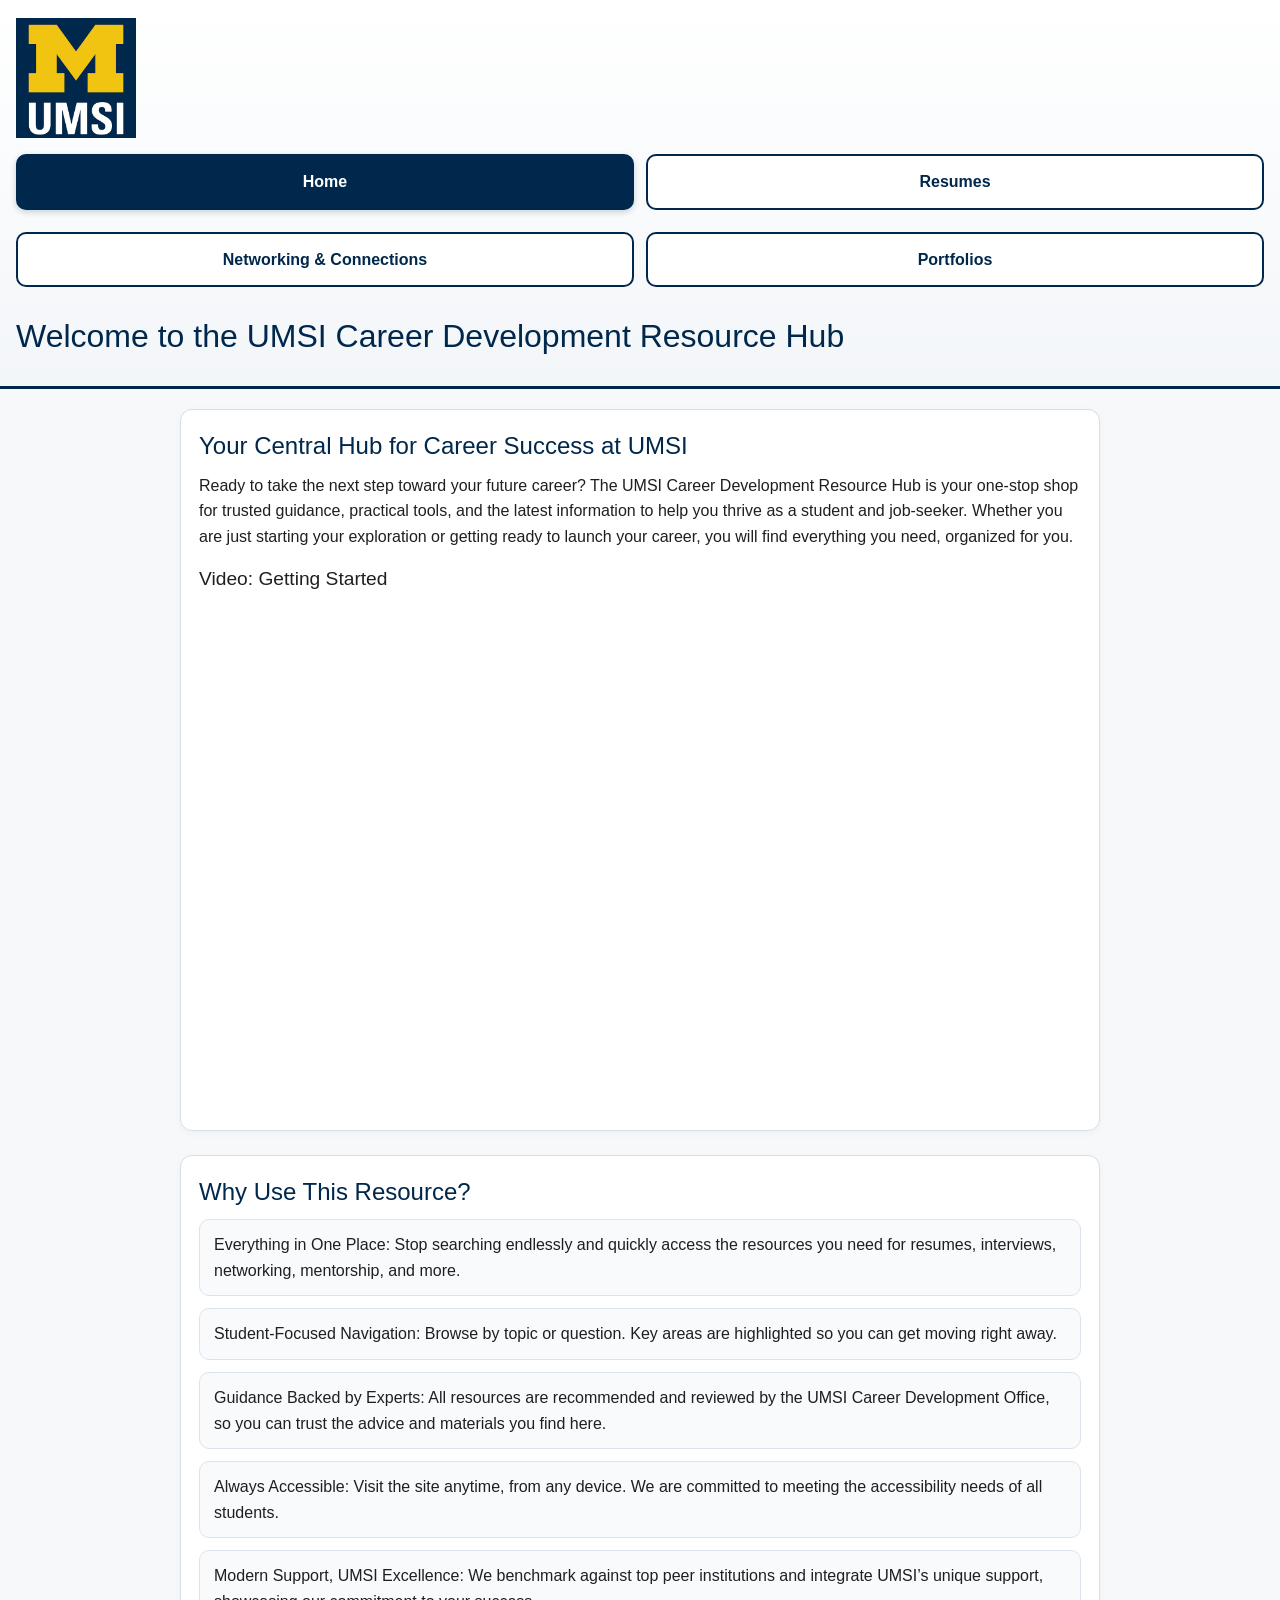
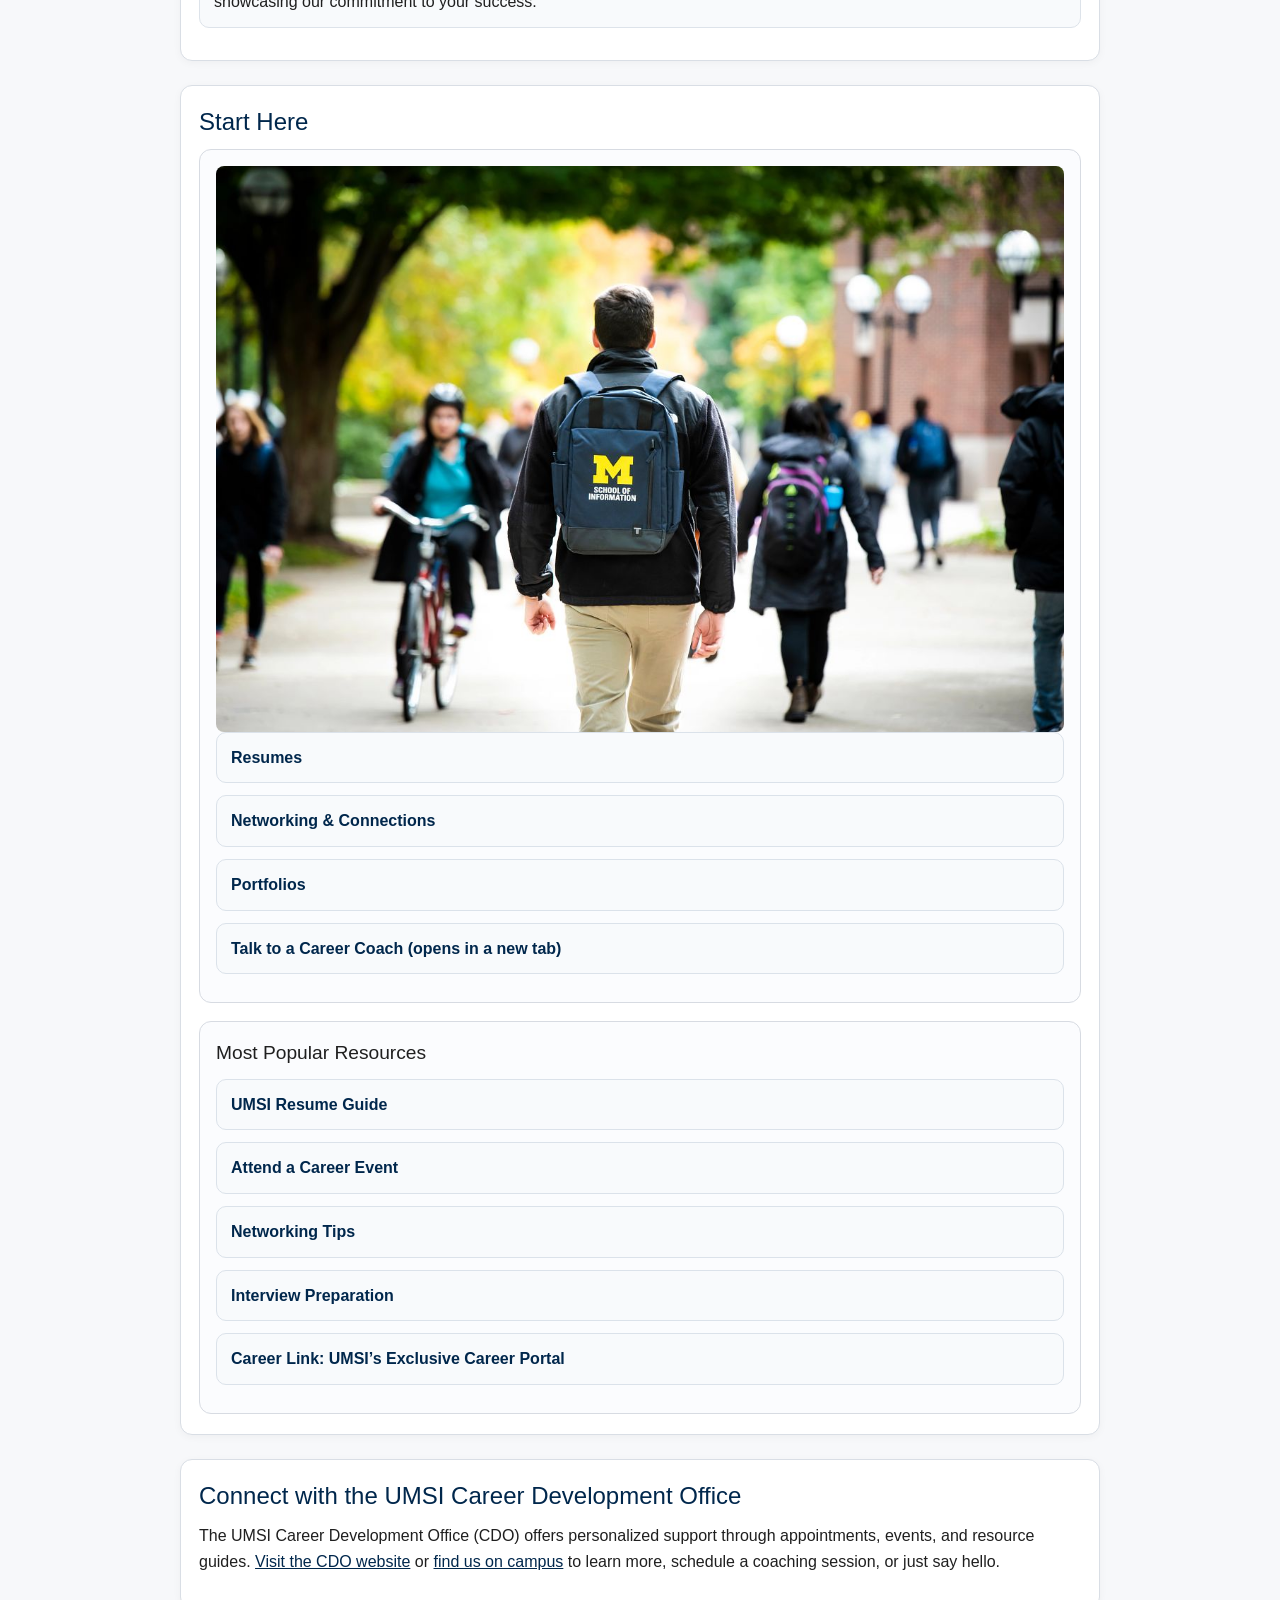
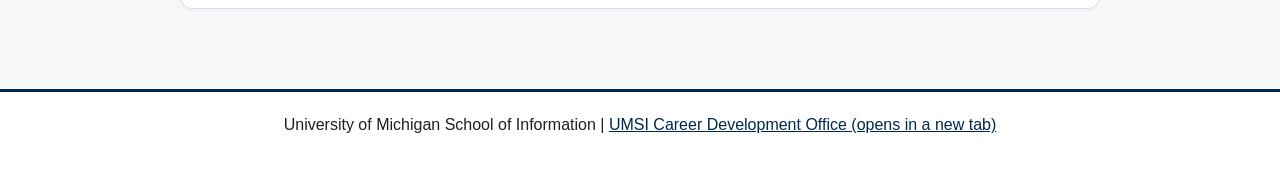
<file: index.html>
<!DOCTYPE html>
<html lang="en">

<head>
  <meta charset="UTF-8">
  <meta name="viewport" content="width=device-width, initial-scale=1.0">
  <link rel="stylesheet" href="css/html5reset.css">
  <link rel="stylesheet" href="css/style.css">
  <title>Home | MSI Career Development Resource Hub</title>
</head>

<body>
  <a href="#main" class="skip-link">Skip to Main Content</a>

  <header>
    <img src="images/UMSI_signature_vertical_informal_solidblue.jpg" alt="UMSI logo">

    <nav aria-label="Primary navigation">
      <ul class="nav-links">
        <li><a href="index.html" aria-current="page">Home</a></li>
        <li><a href="resume.html">Resumes</a></li>
        <li><a href="networking.html">Networking &amp; Connections</a></li>
        <li><a href="portfolios.html">Portfolios</a></li>
      </ul>
    </nav>

    <h1>Welcome to the UMSI Career Development Resource Hub</h1>
  </header>

  <main id="main">
    <section>
      <h2>Your Central Hub for Career Success at UMSI</h2>
      <p>
        Ready to take the next step toward your future career? The UMSI Career Development Resource Hub is your one-stop
        shop for trusted guidance, practical tools, and the latest information to help you thrive as a student and
        job-seeker. Whether you are just starting your exploration or getting ready to launch your career, you will find
        everything you need, organized for you.
      </p>

      <h3>Video: Getting Started</h3>
      <div class="video-wrapper">
        <iframe src="https://www.youtube.com/embed/GSjGeDYJ5Nk?si=qhxJPRTIT___x8hG" title="Getting started video"
          allow="accelerometer; autoplay; clipboard-write; encrypted-media; gyroscope; picture-in-picture; web-share"
          referrerpolicy="strict-origin-when-cross-origin" allowfullscreen>
        </iframe>
      </div>
    </section>

    <section>
      <h2>Why Use This Resource?</h2>
      <ul class="feature-list">
        <li><strong>Everything in One Place:</strong> Stop searching endlessly and quickly access the resources you need
          for resumes, interviews, networking, mentorship, and more.</li>
        <li><strong>Student-Focused Navigation:</strong> Browse by topic or question. Key areas are highlighted so you
          can get moving right away.</li>
        <li><strong>Guidance Backed by Experts:</strong> All resources are recommended and reviewed by the UMSI Career
          Development Office, so you can trust the advice and materials you find here.</li>
        <li><strong>Always Accessible:</strong> Visit the site anytime, from any device. We are committed to meeting the
          accessibility needs of all students.</li>
        <li><strong>Modern Support, UMSI Excellence:</strong> We benchmark against top peer institutions and integrate
          UMSI’s unique support, showcasing our commitment to your success.</li>
      </ul>
    </section>

    <section>
      <h2>Start Here</h2>

      <div class="home-grid">
        <div class="card">
          <img src="images/UMSI_CampusFall_UMSIBackpack_02.jpg"
            alt="A student wears a UMSI backpack in fall on the Diag.">
          <ul class="topic-links">
            <li><a href="resume.html">Resumes</a></li>
            <li><a href="networking.html">Networking &amp; Connections</a></li>
            <li><a href="portfolios.html">Portfolios</a></li>
            <li>
              <a href="https://umich.instructure.com/courses/137916/pages/talk-to-a-career-coach" target="_blank"
                rel="noopener noreferrer">
                Talk to a Career Coach (opens in a new tab)
              </a>
            </li>
          </ul>
        </div>

        <div class="card">
          <h3>Most Popular Resources</h3>
          <ul class="resource-links">
            <li><a href="https://docs.google.com/document/d/1_1GfDJyVGIgE82MZjVhuWT_aB_2Hcj1NN62FUCXoR_o/edit?tab=t.0"
                target="_blank" rel="noopener noreferrer">UMSI Resume Guide</a></li>
            <li><a href="https://umich.instructure.com/courses/137916/pages/attend-an-event" target="_blank"
                rel="noopener noreferrer">Attend a Career Event</a></li>
            <li><a href="https://docs.google.com/document/d/18HMt79BU8ovGf9z7_P7No5tuwUS6qHNW5u0sgrepLtE/edit?tab=t.0"
                target="_blank" rel="noopener noreferrer">Networking Tips</a></li>
            <li><a
                href="https://docs.google.com/presentation/d/15n-XqsFEntdbkZz89K-ohf7Or1NnCt5CQNDG-6fh2a0/edit?usp=sharing"
                target="_blank" rel="noopener noreferrer">Interview Preparation</a></li>
            <li><a href="https://si-umich.12twenty.com/Login" target="_blank" rel="noopener noreferrer">Career Link:
                UMSI’s Exclusive Career Portal</a></li>
          </ul>
        </div>
      </div>
    </section>

    <section>
      <h2>Connect with the UMSI Career Development Office</h2>
      <p>
        The UMSI Career Development Office (CDO) offers personalized support through appointments, events, and resource
        guides.
        <a href="https://umich.instructure.com/courses/137916" target="_blank" rel="noopener noreferrer">Visit the CDO
          website</a>
        or
        <a href="https://www.si.umich.edu/about-umsi/getting-umsi" target="_blank" rel="noopener noreferrer">find us on
          campus</a>
        to learn more, schedule a coaching session, or just say hello.
      </p>
    </section>


  </main>

  <footer>
    <p>
      University of Michigan School of Information |
      <a href="https://umich.instructure.com/courses/137916" target="_blank" rel="noopener noreferrer">
        UMSI Career Development Office (opens in a new tab)
      </a>
    </p>
  </footer>
</body>

</html>
</file>
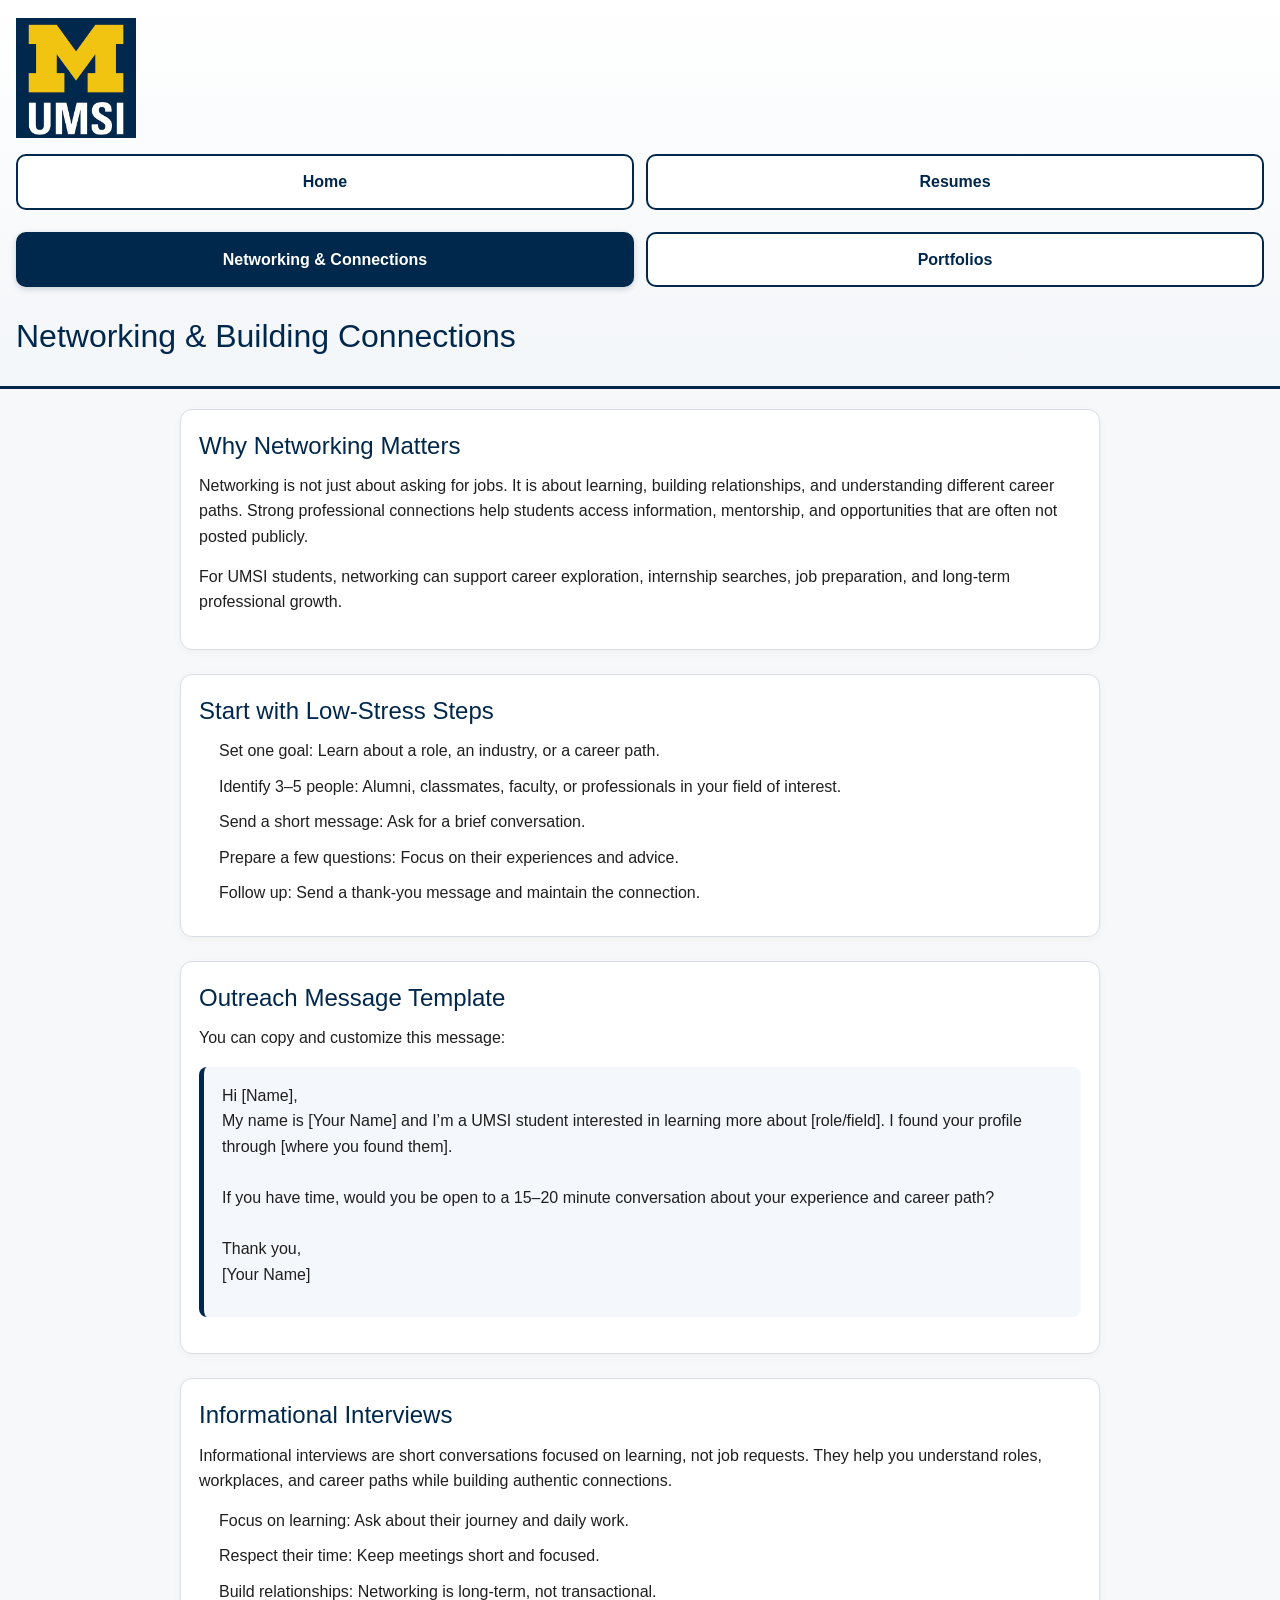
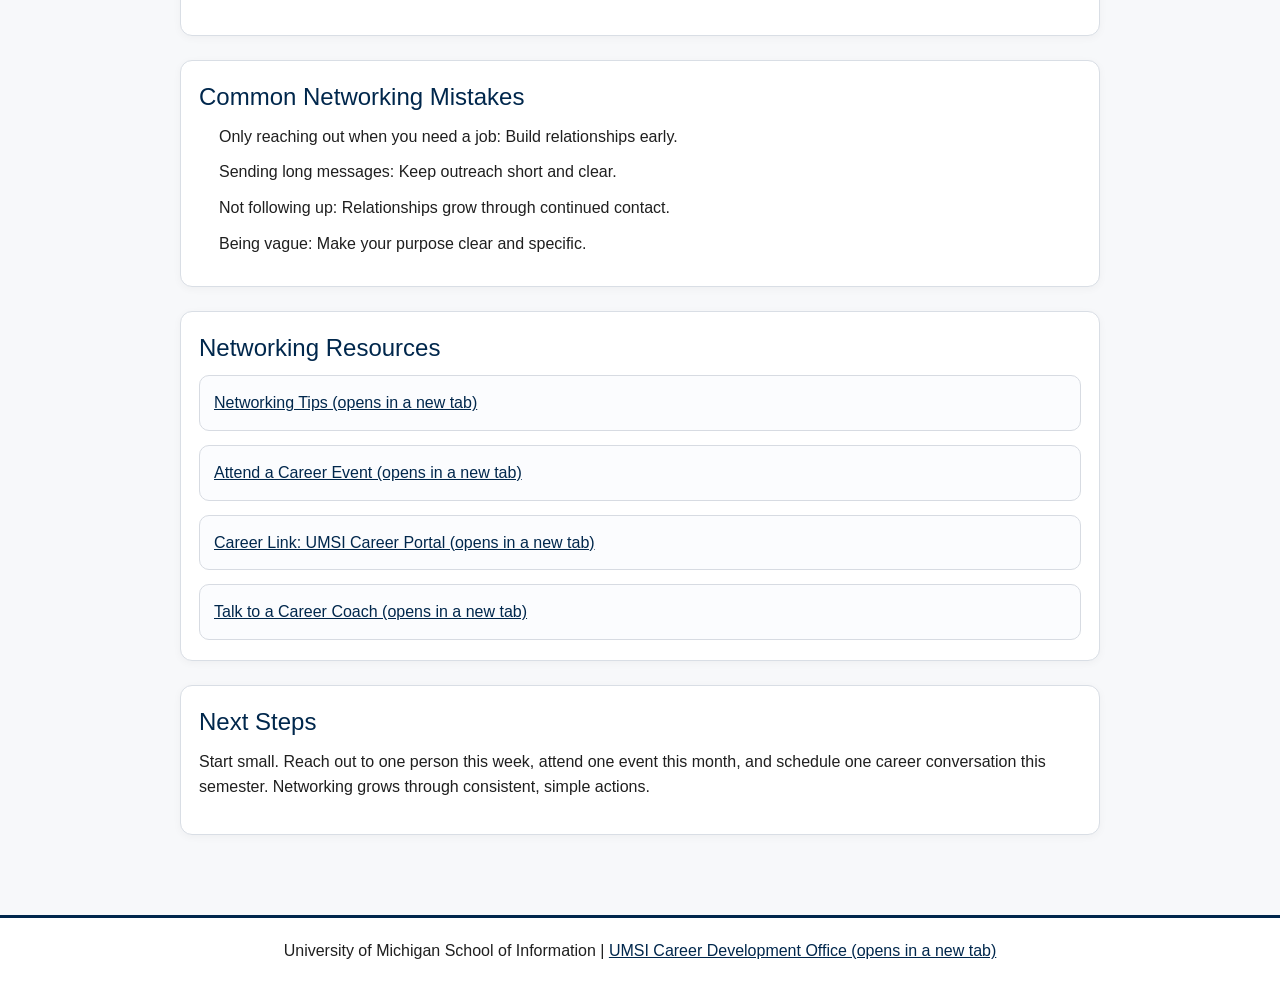
<file: networking.html>
<!DOCTYPE html>
<html lang="en">

<head>
  <meta charset="UTF-8">
  <meta name="viewport" content="width=device-width, initial-scale=1.0">
  <link rel="stylesheet" href="css/html5reset.css">
  <link rel="stylesheet" href="css/style.css">
  <title>Networking & Connections | MSI Career Development Resource Hub</title>
</head>

<body>
  <a href="#main" class="skip-link">Skip to Main Content</a>

  <header>
    <img src="images/UMSI_signature_vertical_informal_solidblue.jpg" alt="UMSI logo">

    <nav aria-label="Primary navigation">
      <ul class="nav-links">
        <li><a href="index.html">Home</a></li>
        <li><a href="resume.html">Resumes</a></li>
        <li><a href="networking.html" aria-current="page">Networking &amp; Connections</a></li>
        <li><a href="portfolios.html">Portfolios</a></li>
      </ul>
    </nav>

    <h1>Networking &amp; Building Connections</h1>
  </header>

  <main id="main">
    <section>
      <h2>Why Networking Matters</h2>
      <p>
        Networking is not just about asking for jobs. It is about learning, building relationships, and understanding
        different career paths. Strong professional connections help students access information, mentorship, and
        opportunities that are often not posted publicly.
      </p>
      <p>
        For UMSI students, networking can support career exploration, internship searches, job preparation, and
        long-term professional growth.
      </p>
    </section>

    <section>
      <h2>Start with Low-Stress Steps</h2>
      <ol>
        <li><strong>Set one goal:</strong> Learn about a role, an industry, or a career path.</li>
        <li><strong>Identify 3–5 people:</strong> Alumni, classmates, faculty, or professionals in your field of
          interest.</li>
        <li><strong>Send a short message:</strong> Ask for a brief conversation.</li>
        <li><strong>Prepare a few questions:</strong> Focus on their experiences and advice.</li>
        <li><strong>Follow up:</strong> Send a thank-you message and maintain the connection.</li>
      </ol>
    </section>

    <section>
      <h2>Outreach Message Template</h2>
      <p>You can copy and customize this message:</p>
      <blockquote>
        <p>
          Hi [Name],<br>
          My name is [Your Name] and I’m a UMSI student interested in learning more about [role/field]. I found your
          profile through [where you found them].<br><br>
          If you have time, would you be open to a 15–20 minute conversation about your experience and career
          path?<br><br>
          Thank you,<br>
          [Your Name]
        </p>
      </blockquote>
    </section>

    <section>
      <h2>Informational Interviews</h2>
      <p>
        Informational interviews are short conversations focused on learning, not job requests. They help you understand
        roles, workplaces, and career paths while building authentic connections.
      </p>
      <ul>
        <li><strong>Focus on learning:</strong> Ask about their journey and daily work.</li>
        <li><strong>Respect their time:</strong> Keep meetings short and focused.</li>
        <li><strong>Build relationships:</strong> Networking is long-term, not transactional.</li>
      </ul>
    </section>

    <section>
      <h2>Common Networking Mistakes</h2>
      <ul>
        <li><strong>Only reaching out when you need a job:</strong> Build relationships early.</li>
        <li><strong>Sending long messages:</strong> Keep outreach short and clear.</li>
        <li><strong>Not following up:</strong> Relationships grow through continued contact.</li>
        <li><strong>Being vague:</strong> Make your purpose clear and specific.</li>
      </ul>
    </section>

    <section>
      <h2>Networking Resources</h2>
      <ul class="resource-grid">
        <li>
          <a href="https://docs.google.com/document/d/18HMt79BU8ovGf9z7_P7No5tuwUS6qHNW5u0sgrepLtE/edit?tab=t.0"
            target="_blank" rel="noopener noreferrer">
            Networking Tips (opens in a new tab)
          </a>
        </li>
        <li>
          <a href="https://umich.instructure.com/courses/137916/pages/attend-an-event" target="_blank"
            rel="noopener noreferrer">
            Attend a Career Event (opens in a new tab)
          </a>
        </li>
        <li>
          <a href="https://si-umich.12twenty.com/Login" target="_blank" rel="noopener noreferrer">
            Career Link: UMSI Career Portal (opens in a new tab)
          </a>
        </li>
        <li>
          <a href="https://umich.instructure.com/courses/137916/pages/talk-to-a-career-coach" target="_blank"
            rel="noopener noreferrer">
            Talk to a Career Coach (opens in a new tab)
          </a>
        </li>
      </ul>
    </section>

    <section>
      <h2>Next Steps</h2>
      <p>
        Start small. Reach out to one person this week, attend one event this month, and schedule one career
        conversation this semester. Networking grows through consistent, simple actions.
      </p>
    </section>
  </main>

  <footer>
    <p>
      University of Michigan School of Information |
      <a href="https://umich.instructure.com/courses/137916" target="_blank" rel="noopener noreferrer">
        UMSI Career Development Office (opens in a new tab)
      </a>
    </p>
  </footer>
</body>

</html>
</file>
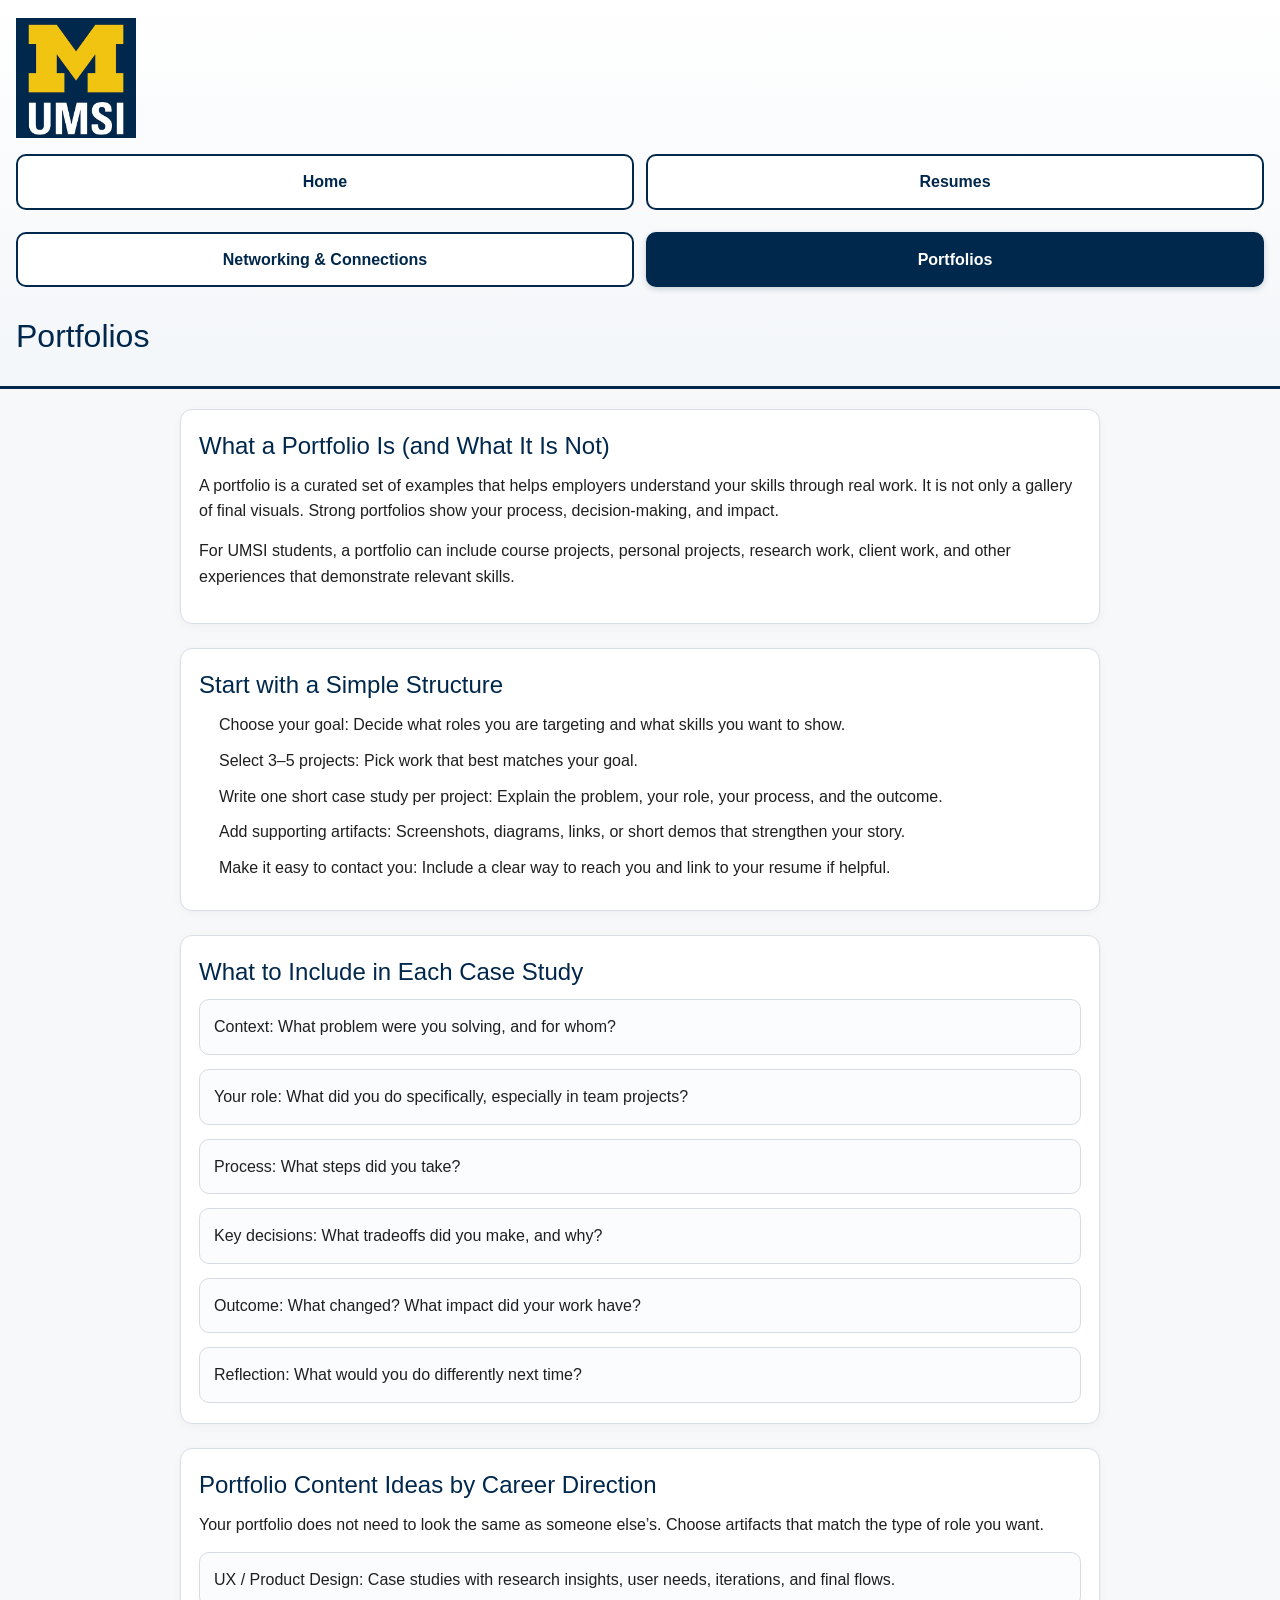
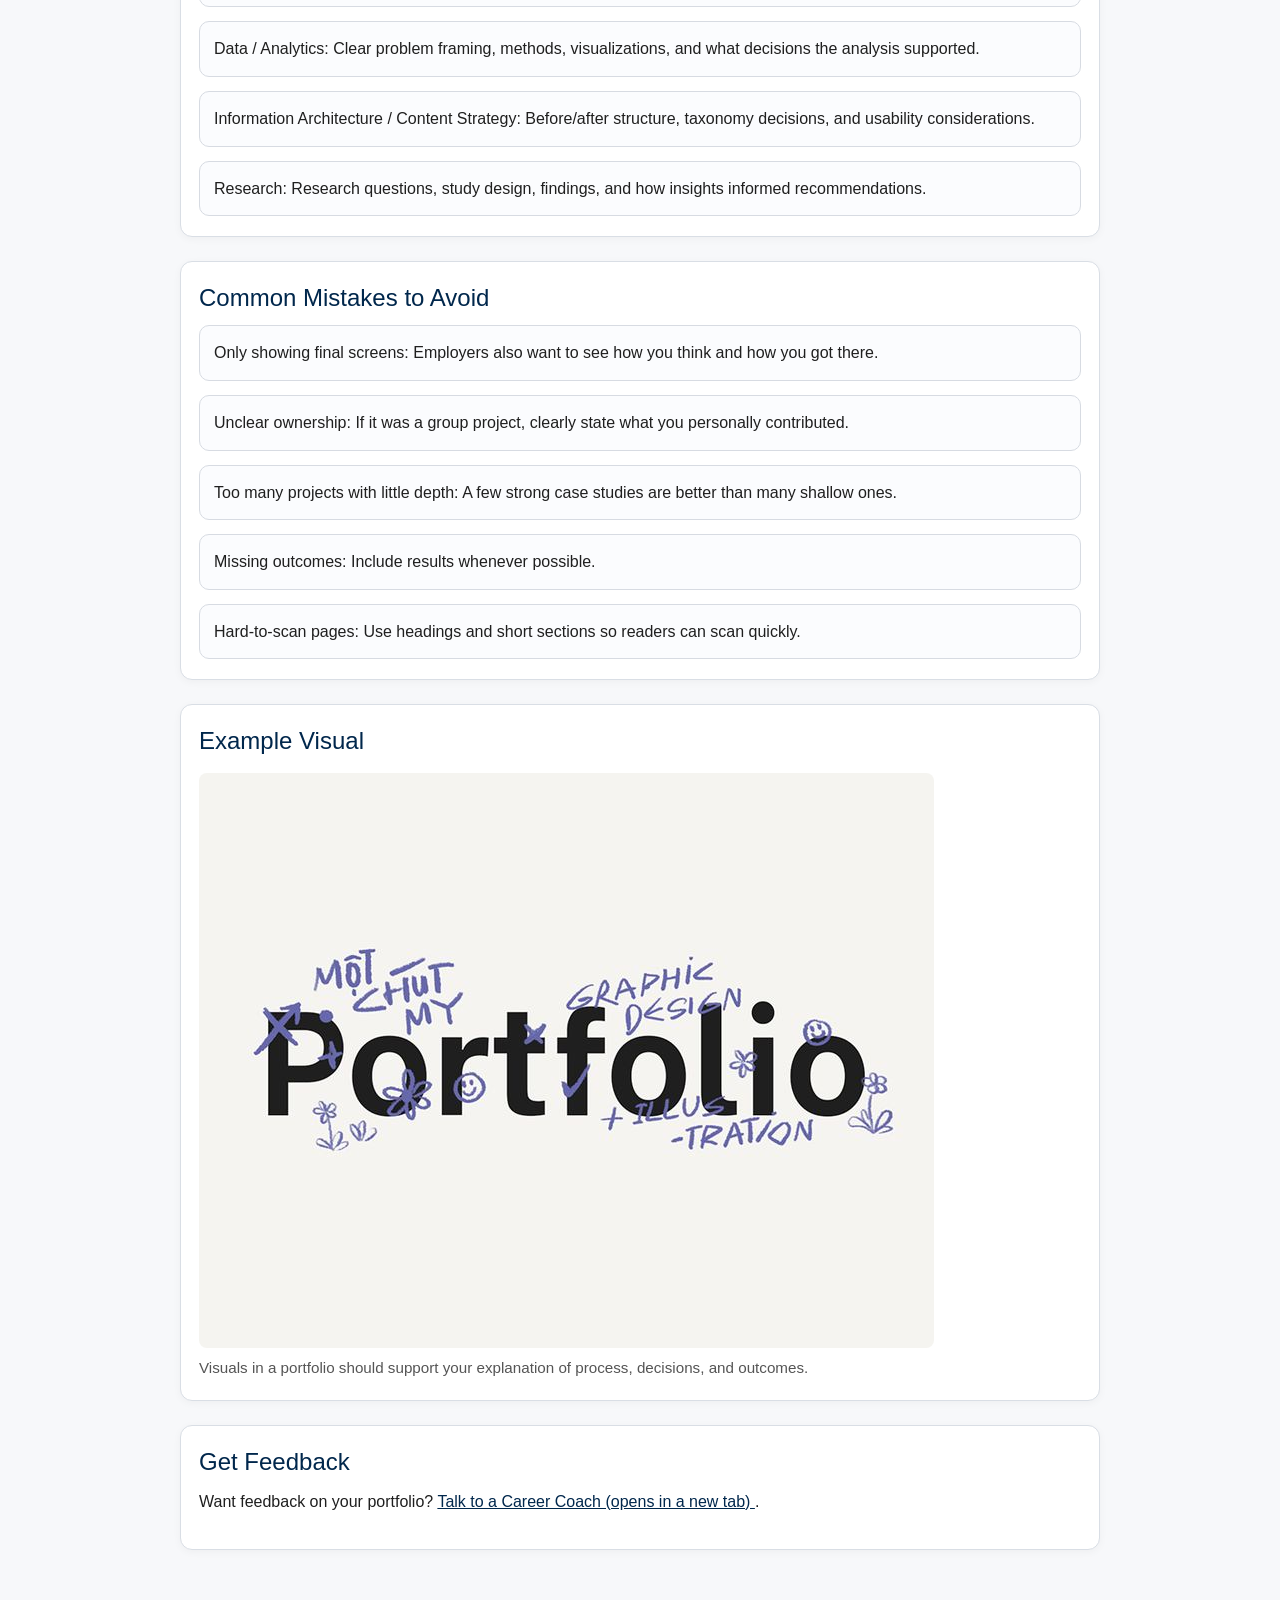
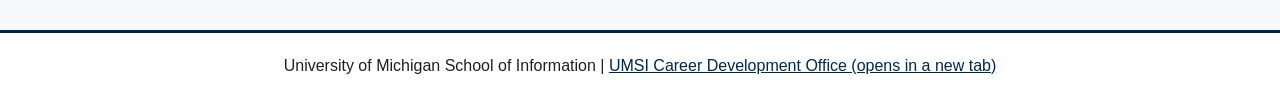
<file: portfolios.html>
<!DOCTYPE html>
<html lang="en">

<head>
    <meta charset="UTF-8">
    <meta name="viewport" content="width=device-width, initial-scale=1.0">
    <link rel="stylesheet" href="css/html5reset.css">
    <link rel="stylesheet" href="css/style.css">
    <title>Portfolios | MSI Career Development Resource Hub</title>
</head>

<body>
    <a href="#main" class="skip-link">Skip to Main Content</a>

    <header>
        <img src="images/UMSI_signature_vertical_informal_solidblue.jpg" alt="UMSI logo">

        <nav aria-label="Primary navigation">
            <ul class="nav-links">
                <li><a href="index.html">Home</a></li>
                <li><a href="resume.html">Resumes</a></li>
                <li><a href="networking.html">Networking &amp; Connections</a></li>
                <li><a href="portfolios.html" aria-current="page">Portfolios</a></li>
            </ul>
        </nav>

        <h1>Portfolios</h1>
    </header>

    <main id="main">
        <section>
            <h2>What a Portfolio Is (and What It Is Not)</h2>
            <p>
                A portfolio is a curated set of examples that helps employers understand your skills through real work.
                It is not only a gallery of final visuals. Strong portfolios show your process, decision-making, and
                impact.
            </p>
            <p>
                For UMSI students, a portfolio can include course projects, personal projects, research work, client
                work, and other experiences that demonstrate relevant skills.
            </p>
        </section>

        <section>
            <h2>Start with a Simple Structure</h2>
            <ol>
                <li><strong>Choose your goal:</strong> Decide what roles you are targeting and what skills you want to
                    show.</li>
                <li><strong>Select 3–5 projects:</strong> Pick work that best matches your goal.</li>
                <li><strong>Write one short case study per project:</strong> Explain the problem, your role, your
                    process, and the outcome.</li>
                <li><strong>Add supporting artifacts:</strong> Screenshots, diagrams, links, or short demos that
                    strengthen your story.</li>
                <li><strong>Make it easy to contact you:</strong> Include a clear way to reach you and link to your
                    resume if helpful.</li>
            </ol>
        </section>

        <section>
            <h2>What to Include in Each Case Study</h2>
            <ul class="resource-grid">
                <li><strong>Context:</strong> What problem were you solving, and for whom?</li>
                <li><strong>Your role:</strong> What did you do specifically, especially in team projects?</li>
                <li><strong>Process:</strong> What steps did you take?</li>
                <li><strong>Key decisions:</strong> What tradeoffs did you make, and why?</li>
                <li><strong>Outcome:</strong> What changed? What impact did your work have?</li>
                <li><strong>Reflection:</strong> What would you do differently next time?</li>
            </ul>
        </section>

        <section>
            <h2>Portfolio Content Ideas by Career Direction</h2>
            <p>
                Your portfolio does not need to look the same as someone else’s. Choose artifacts that match the type of
                role you want.
            </p>
            <ul class="resource-grid">
                <li><strong>UX / Product Design:</strong> Case studies with research insights, user needs, iterations,
                    and final flows.</li>
                <li><strong>Data / Analytics:</strong> Clear problem framing, methods, visualizations, and what
                    decisions the analysis supported.</li>
                <li><strong>Information Architecture / Content Strategy:</strong> Before/after structure, taxonomy
                    decisions, and usability considerations.</li>
                <li><strong>Research:</strong> Research questions, study design, findings, and how insights informed
                    recommendations.</li>
            </ul>
        </section>

        <section>
            <h2>Common Mistakes to Avoid</h2>
            <ul class="resource-grid">
                <li><strong>Only showing final screens:</strong> Employers also want to see how you think and how you
                    got there.</li>
                <li><strong>Unclear ownership:</strong> If it was a group project, clearly state what you personally
                    contributed.</li>
                <li><strong>Too many projects with little depth:</strong> A few strong case studies are better than many
                    shallow ones.</li>
                <li><strong>Missing outcomes:</strong> Include results whenever possible.</li>
                <li><strong>Hard-to-scan pages:</strong> Use headings and short sections so readers can scan quickly.
                </li>
            </ul>
        </section>

        <section>
            <h2>Example Visual</h2>
            <figure>
                <img src="images/portfolioimage.jpeg" alt="Example image used on the portfolio guidance page.">
                <figcaption>
                    Visuals in a portfolio should support your explanation of process, decisions, and outcomes.
                </figcaption>
            </figure>
        </section>

        <section>
            <h2>Get Feedback</h2>
            <p>
                Want feedback on your portfolio?
                <a href="https://umich.instructure.com/courses/137916/pages/talk-to-a-career-coach" target="_blank"
                    rel="noopener noreferrer">
                    Talk to a Career Coach (opens in a new tab)
                </a>.
            </p>
        </section>

    </main>

    <footer>
        <p>
            University of Michigan School of Information |
            <a href="https://umich.instructure.com/courses/137916" target="_blank" rel="noopener noreferrer">
                UMSI Career Development Office (opens in a new tab)
            </a>
        </p>
    </footer>
</body>

</html>
</file>
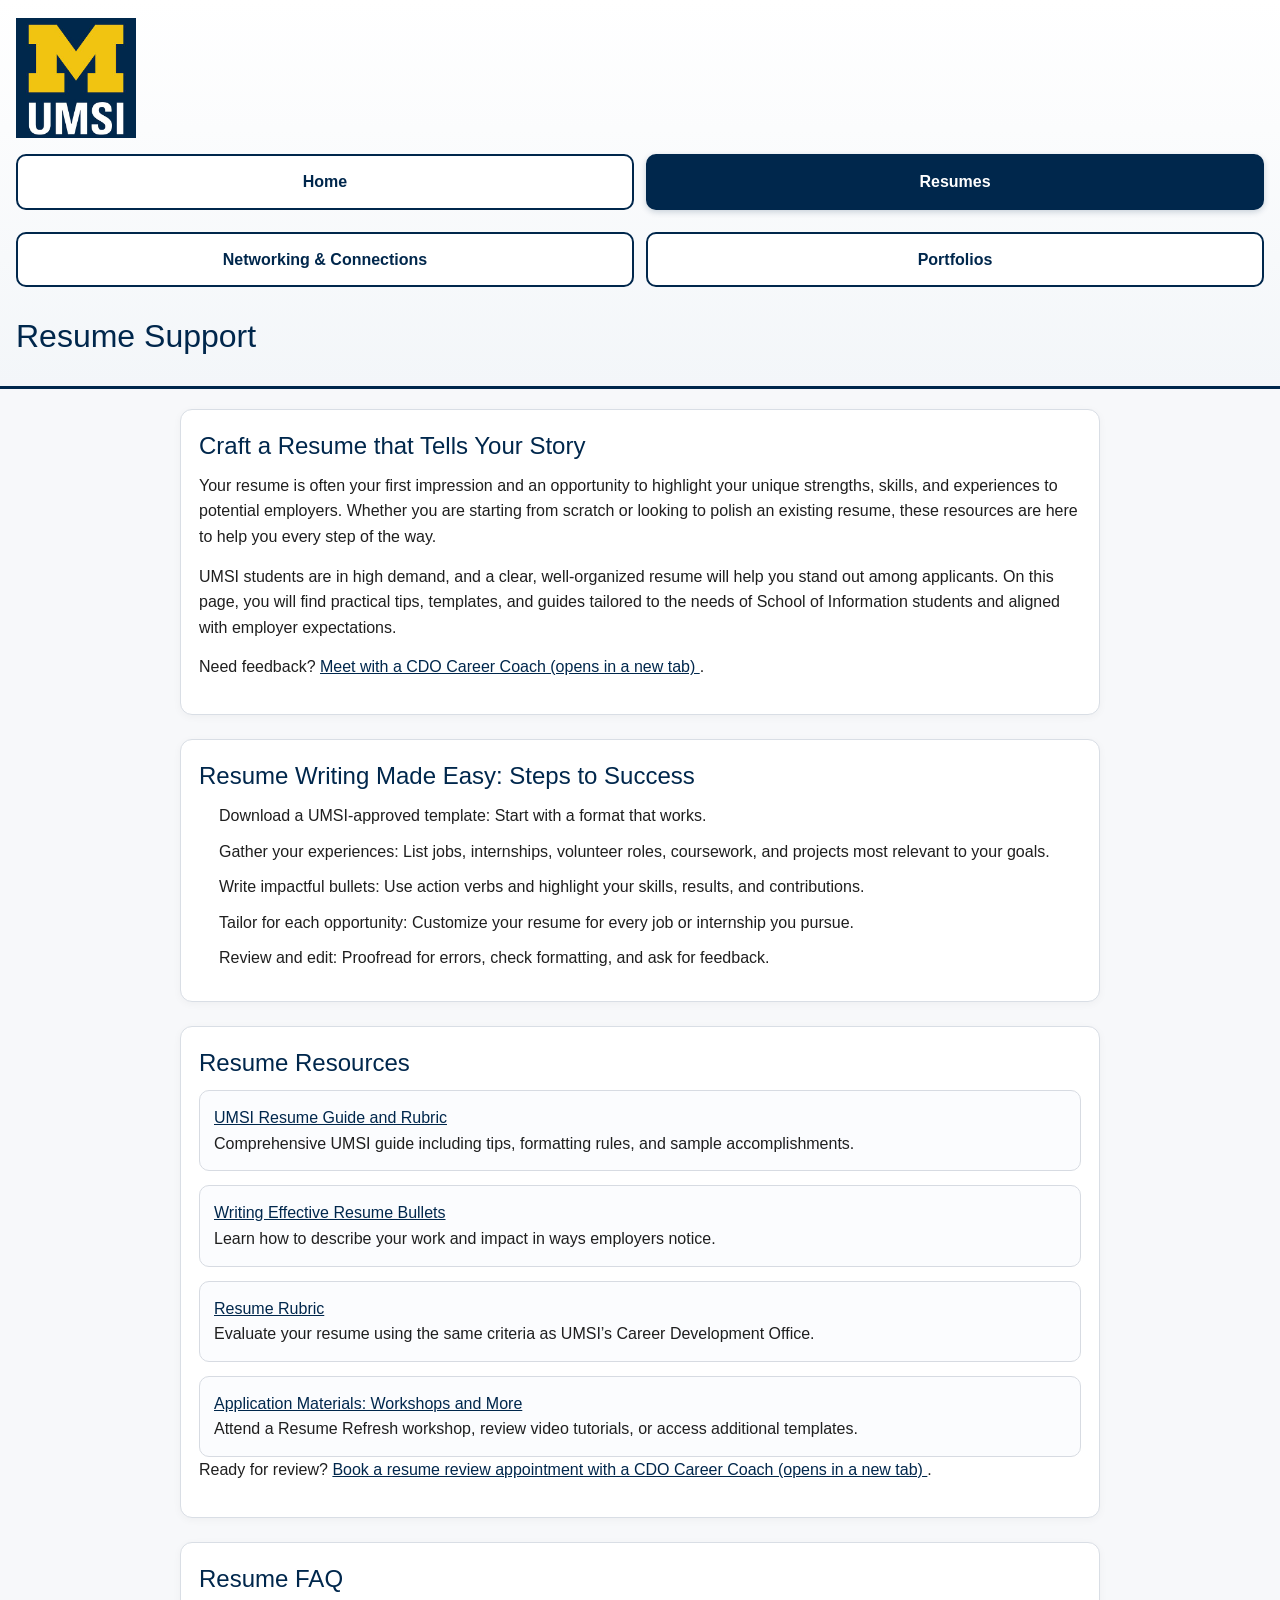
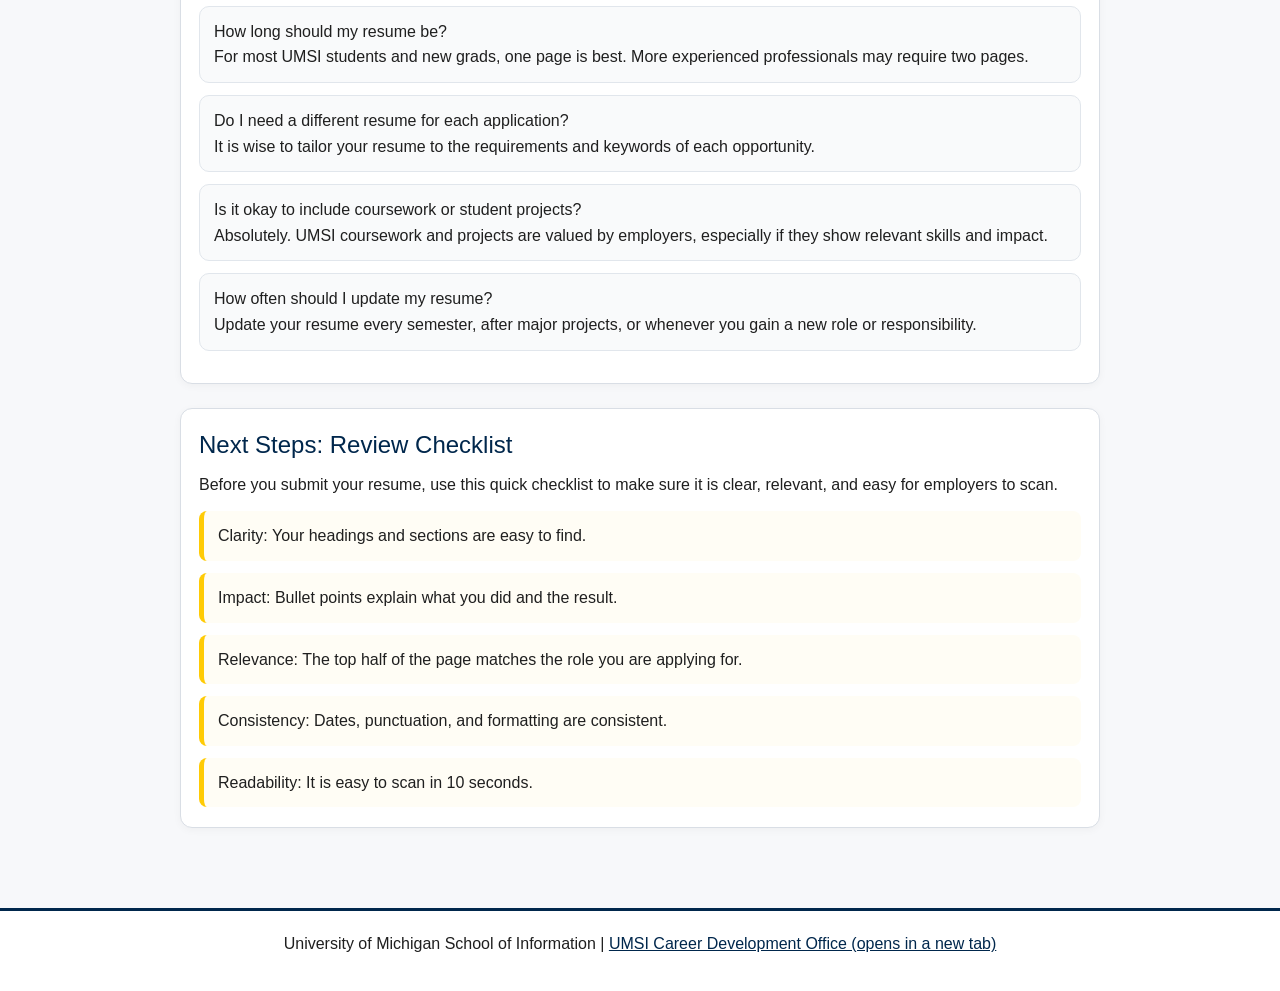
<file: resume.html>
<!DOCTYPE html>
<html lang="en">

<head>
  <meta charset="UTF-8">
  <meta name="viewport" content="width=device-width, initial-scale=1.0">
  <link rel="stylesheet" href="css/html5reset.css">
  <link rel="stylesheet" href="css/style.css">
  <title>Resumes | MSI Career Development Resource Hub</title>
</head>

<body>
  <a href="#main" class="skip-link">Skip to Main Content</a>

  <header>
    <img src="images/UMSI_signature_vertical_informal_solidblue.jpg" alt="UMSI logo">

    <nav aria-label="Primary navigation">
      <ul class="nav-links">
        <li><a href="index.html">Home</a></li>
        <li><a href="resume.html" aria-current="page">Resumes</a></li>
        <li><a href="networking.html">Networking &amp; Connections</a></li>
        <li><a href="portfolios.html">Portfolios</a></li>
      </ul>
    </nav>

    <h1>Resume Support</h1>
  </header>

  <main id="main">
    <section>
      <h2>Craft a Resume that Tells Your Story</h2>
      <p>
        Your resume is often your first impression and an opportunity to highlight your unique strengths, skills, and
        experiences to potential employers. Whether you are starting from scratch or looking to polish an existing
        resume, these resources are here to help you every step of the way.
      </p>
      <p>
        UMSI students are in high demand, and a clear, well-organized resume will help you stand out among applicants.
        On this page, you will find practical tips, templates, and guides tailored to the needs of School of Information
        students and aligned with employer expectations.
      </p>
      <p>
        Need feedback?
        <a href="https://umich.instructure.com/courses/137916/pages/talk-to-a-career-coach" target="_blank"
          rel="noopener noreferrer">
          Meet with a CDO Career Coach (opens in a new tab)
        </a>.
      </p>
    </section>

    <section>
      <h2>Resume Writing Made Easy: Steps to Success</h2>
      <ol>
        <li><strong>Download a UMSI-approved template:</strong> Start with a format that works.</li>
        <li><strong>Gather your experiences:</strong> List jobs, internships, volunteer roles, coursework, and projects
          most relevant to your goals.</li>
        <li><strong>Write impactful bullets:</strong> Use action verbs and highlight your skills, results, and
          contributions.</li>
        <li><strong>Tailor for each opportunity:</strong> Customize your resume for every job or internship you pursue.
        </li>
        <li><strong>Review and edit:</strong> Proofread for errors, check formatting, and ask for feedback.</li>
      </ol>
    </section>

    <section>
      <h2>Resume Resources</h2>
      <ul class="resource-grid">
        <li>
          <a href="https://docs.google.com/document/d/1_1GfDJyVGIgE82MZjVhuWT_aB_2Hcj1NN62FUCXoR_o/edit?tab=t.0"
            target="_blank" rel="noopener noreferrer">
            UMSI Resume Guide and Rubric
          </a><br>
          Comprehensive UMSI guide including tips, formatting rules, and sample accomplishments.
        </li>
        <li>
          <a href="https://docs.google.com/document/d/1-EVZYH_Fic4mfLVGOXyHTSeRwBWmmi2WHSgGDLGGPEs/edit?tab=t.0"
            target="_blank" rel="noopener noreferrer">
            Writing Effective Resume Bullets
          </a><br>
          Learn how to describe your work and impact in ways employers notice.
        </li>
        <li>
          <a href="https://docs.google.com/document/d/1vJMfgw9nwpHN9Sy0L0RP0aNBbaDSsiLPc2vy-doac6s/edit?tab=t.0"
            target="_blank" rel="noopener noreferrer">
            Resume Rubric
          </a><br>
          Evaluate your resume using the same criteria as UMSI’s Career Development Office.
        </li>
        <li>
          <a href="https://docs.google.com/document/d/1vJMfgw9nwpHN9Sy0L0RP0aNBbaDSsiLPc2vy-doac6s/edit?tab=t.0"
            target="_blank" rel="noopener noreferrer">
            Application Materials: Workshops and More
          </a><br>
          Attend a Resume Refresh workshop, review video tutorials, or access additional templates.
        </li>
      </ul>
      <p>
        Ready for review?
        <a href="https://umich.instructure.com/courses/137916/pages/talk-to-a-career-coach" target="_blank"
          rel="noopener noreferrer">
          Book a resume review appointment with a CDO Career Coach (opens in a new tab)
        </a>.
      </p>
    </section>

    <section>
      <h2>Resume FAQ</h2>
      <ul class="faq-list">
        <li>
          <strong>How long should my resume be?</strong><br>
          For most UMSI students and new grads, one page is best. More experienced professionals may require two pages.
        </li>
        <li>
          <strong>Do I need a different resume for each application?</strong><br>
          It is wise to tailor your resume to the requirements and keywords of each opportunity.
        </li>
        <li>
          <strong>Is it okay to include coursework or student projects?</strong><br>
          Absolutely. UMSI coursework and projects are valued by employers, especially if they show relevant skills and
          impact.
        </li>
        <li>
          <strong>How often should I update my resume?</strong><br>
          Update your resume every semester, after major projects, or whenever you gain a new role or responsibility.
        </li>
      </ul>
    </section>


    <section>
      <h2>Next Steps: Review Checklist</h2>
      <p>
        Before you submit your resume, use this quick checklist to make sure it is clear, relevant, and easy for
        employers to scan.
      </p>
      <ul class="checklist-grid">
        <li><strong>Clarity:</strong> Your headings and sections are easy to find.</li>
        <li><strong>Impact:</strong> Bullet points explain what you did and the result.</li>
        <li><strong>Relevance:</strong> The top half of the page matches the role you are applying for.</li>
        <li><strong>Consistency:</strong> Dates, punctuation, and formatting are consistent.</li>
        <li><strong>Readability:</strong> It is easy to scan in 10 seconds.</li>
      </ul>
    </section>
  </main>

  <footer>
    <p>
      University of Michigan School of Information |
      <a href="https://umich.instructure.com/courses/137916" target="_blank" rel="noopener noreferrer">
        UMSI Career Development Office (opens in a new tab)
      </a>
    </p>
  </footer>
</body>

</html>
</file>
<file: css/style.css>
body{
    margin: 0;
    font-family: Arial, Helvetica, sans-serif;
    line-height: 1.6;
    color: #1f1f1f;
    background-color: #f7f8fa;
}

main{
    padding: 20px 16px 32px;
    max-width: 920px;
    margin: 0 auto;
}

section{
    margin-bottom: 24px;
    padding: 20px 18px;
    background-color: #ffffff;
    border: 1px solid #d9dee5;
    border-radius: 12px;
    box-shadow: 0 2px 8px rgba(0, 0, 0, 0.04);
}

h1{
    font-size: 2rem;
    line-height: 1.2;
    margin: 20px 0 10px;
    color: #00274C;
}

h2{
    font-size: 1.5rem;
    line-height: 1.3;
    margin: 0 0 12px;
    color: #00274C;
}

h3{
    font-size: 1.2rem;
    margin: 0 0 10px;
    color: #1f1f1f;
}

p{
    margin: 0 0 14px;
    font-size: 1rem;
}

ul,
ol{
    margin: 0 0 0 20px;
    padding: 0;
}

li{
    margin-bottom: 10px;
}

a{
    color: #00274C;
}

a:hover{
    color: #001a33;
}

img{
    max-width: 100%;
    height: auto;
    display: block;
    border-radius: 8px;
}

header{
    padding: 18px 16px 20px;
    background: linear-gradient(to bottom, #ffffff, #f3f6f9);
    border-bottom: 3px solid #00274C;
}

header img{
    width: 120px;
    max-width: 100%;
    margin-bottom: 16px;
    border-radius: 0;
}

nav ul{
    list-style: none;
    padding: 0;
    margin: 0 0 18px 0;
    display: grid;
    grid-template-columns: 1fr 1fr;
    gap: 12px;
}

nav a{
    display: block;
    padding: 13px 12px;
    text-decoration: none;
    color: #00274C;
    border: 2px solid #00274C;
    border-radius: 10px;
    text-align: center;
    font-weight: 600;
    background-color: #ffffff;
    transition: background-color 0.2s ease, color 0.2s ease, transform 0.2s ease;
}

nav a:hover{
    background-color: #FFCB05;
    color: #00274C;
    transform: translateY(-1px);
}

nav a[aria-current="page"]{
    background-color: #00274C;
    color: #ffffff;
    font-weight: 700;
    box-shadow: 0 2px 6px rgba(0, 39, 76, 0.2);
}

.skip-link{
    position: absolute;
    left: -9999px;
    top: auto;
}

.skip-link:focus{
    left: 12px;
    top: 12px;
    background: #FFCB05;
    color: #000000;
    padding: 10px 14px;
    border-radius: 8px;
    z-index: 1000;
    font-weight: 700;
}

a:focus{
    outline: 3px solid #FFCB05;
    outline-offset: 3px;
}

.video-wrapper{
    margin-top: 12px;
}

.video-wrapper iframe{
    width: 100%;
    aspect-ratio: 16 / 9;
    border: 0;
    border-radius: 10px;
}

.home-grid{
    display: grid;
    gap: 18px;
}

.card{
    border: 1px solid #d7dbe2;
    padding: 16px;
    border-radius: 12px;
    background-color: #fbfcfe;
}

.resource-grid{
    display: grid;
    grid-template-columns: 1fr;
    gap: 14px;
    margin-left: 0;
}

.resource-grid li{
    list-style: none;
    border: 1px solid #d7dbe2;
    padding: 14px;
    border-radius: 10px;
    background-color: #fbfcfe;
    margin-bottom: 0;
}

.checklist-grid{
    display: grid;
    grid-template-columns: 1fr;
    gap: 12px;
    margin-left: 0;
}

.checklist-grid li{
    list-style: none;
    padding: 12px 14px;
    border-left: 5px solid #FFCB05;
    background-color: #fffdf5;
    border-radius: 8px;
    margin-bottom: 0;
}

.feature-list{
    margin-left: 0;
}

.feature-list li{
    list-style: none;
    padding: 12px 14px;
    margin-bottom: 12px;
    background-color: #f8fafc;
    border: 1px solid #dde3ea;
    border-radius: 10px;
}

.topic-links,
.resource-links,
.faq-list{
    margin-left: 0;
}

.topic-links li,
.resource-links li,
.faq-list li{
    margin-bottom: 12px;
}

.topic-links li,
.resource-links li{
    list-style: none;
}

.topic-links a,
.resource-links a{
    display: block;
    padding: 12px 14px;
    background-color: #f8fafc;
    border: 1px solid #dbe2ea;
    border-radius: 10px;
    text-decoration: none;
    font-weight: 600;
}

.topic-links a:hover,
.resource-links a:hover{
    background-color: #eef4fa;
}

.faq-list li{
    padding: 12px 14px;
    background-color: #f9fafb;
    border: 1px solid #e1e6ec;
    border-radius: 10px;
    list-style: none;
}

blockquote{
    padding: 16px 18px;
    background: #f4f7fb;
    border-left: 5px solid #00274C;
    border-radius: 8px;
    margin: 16px 0;
}

figure{
    margin: 16px 0 0;
}

figcaption{
    margin-top: 8px;
    font-size: 0.95rem;
    color: #555555;
}

footer{
    margin-top: 24px;
    padding: 20px 16px;
    border-top: 3px solid #00274C;
    background-color: #ffffff;
    text-align: center;
    font-size: 0.95rem;
}
</file>
